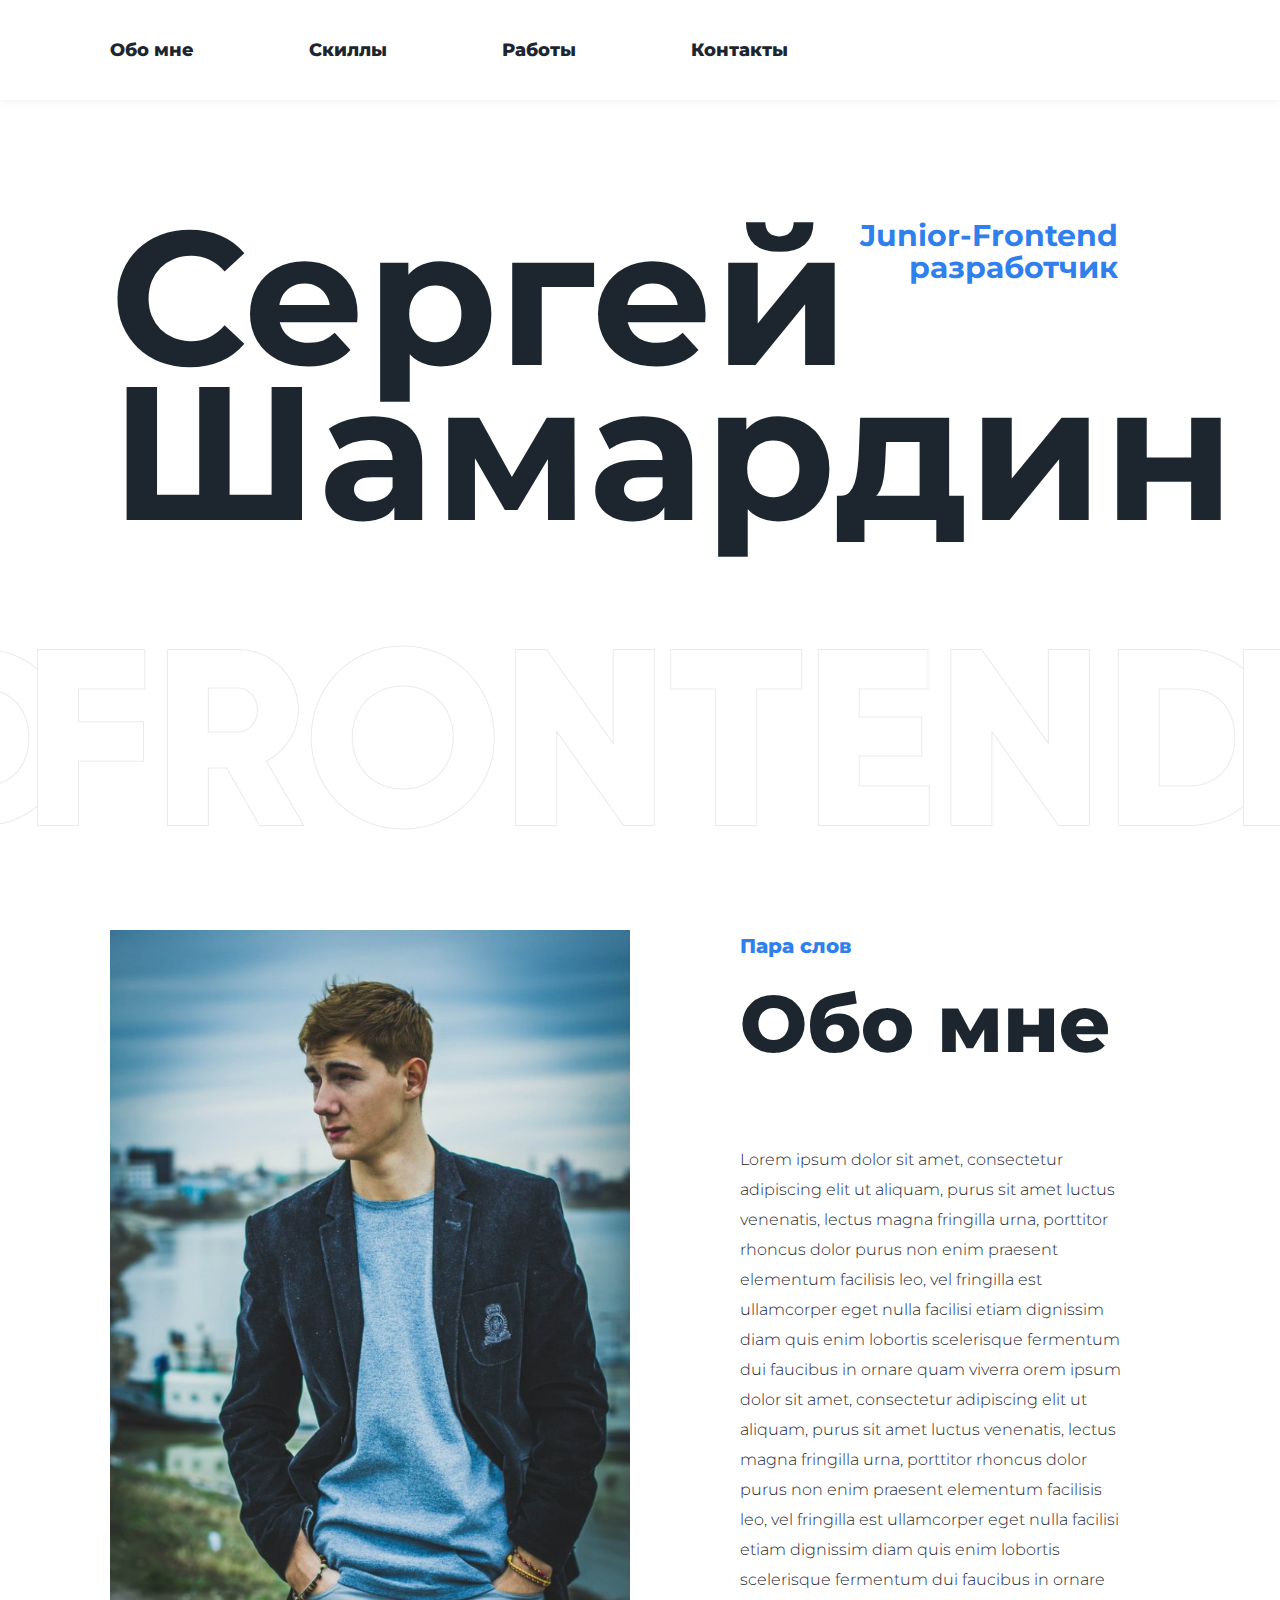
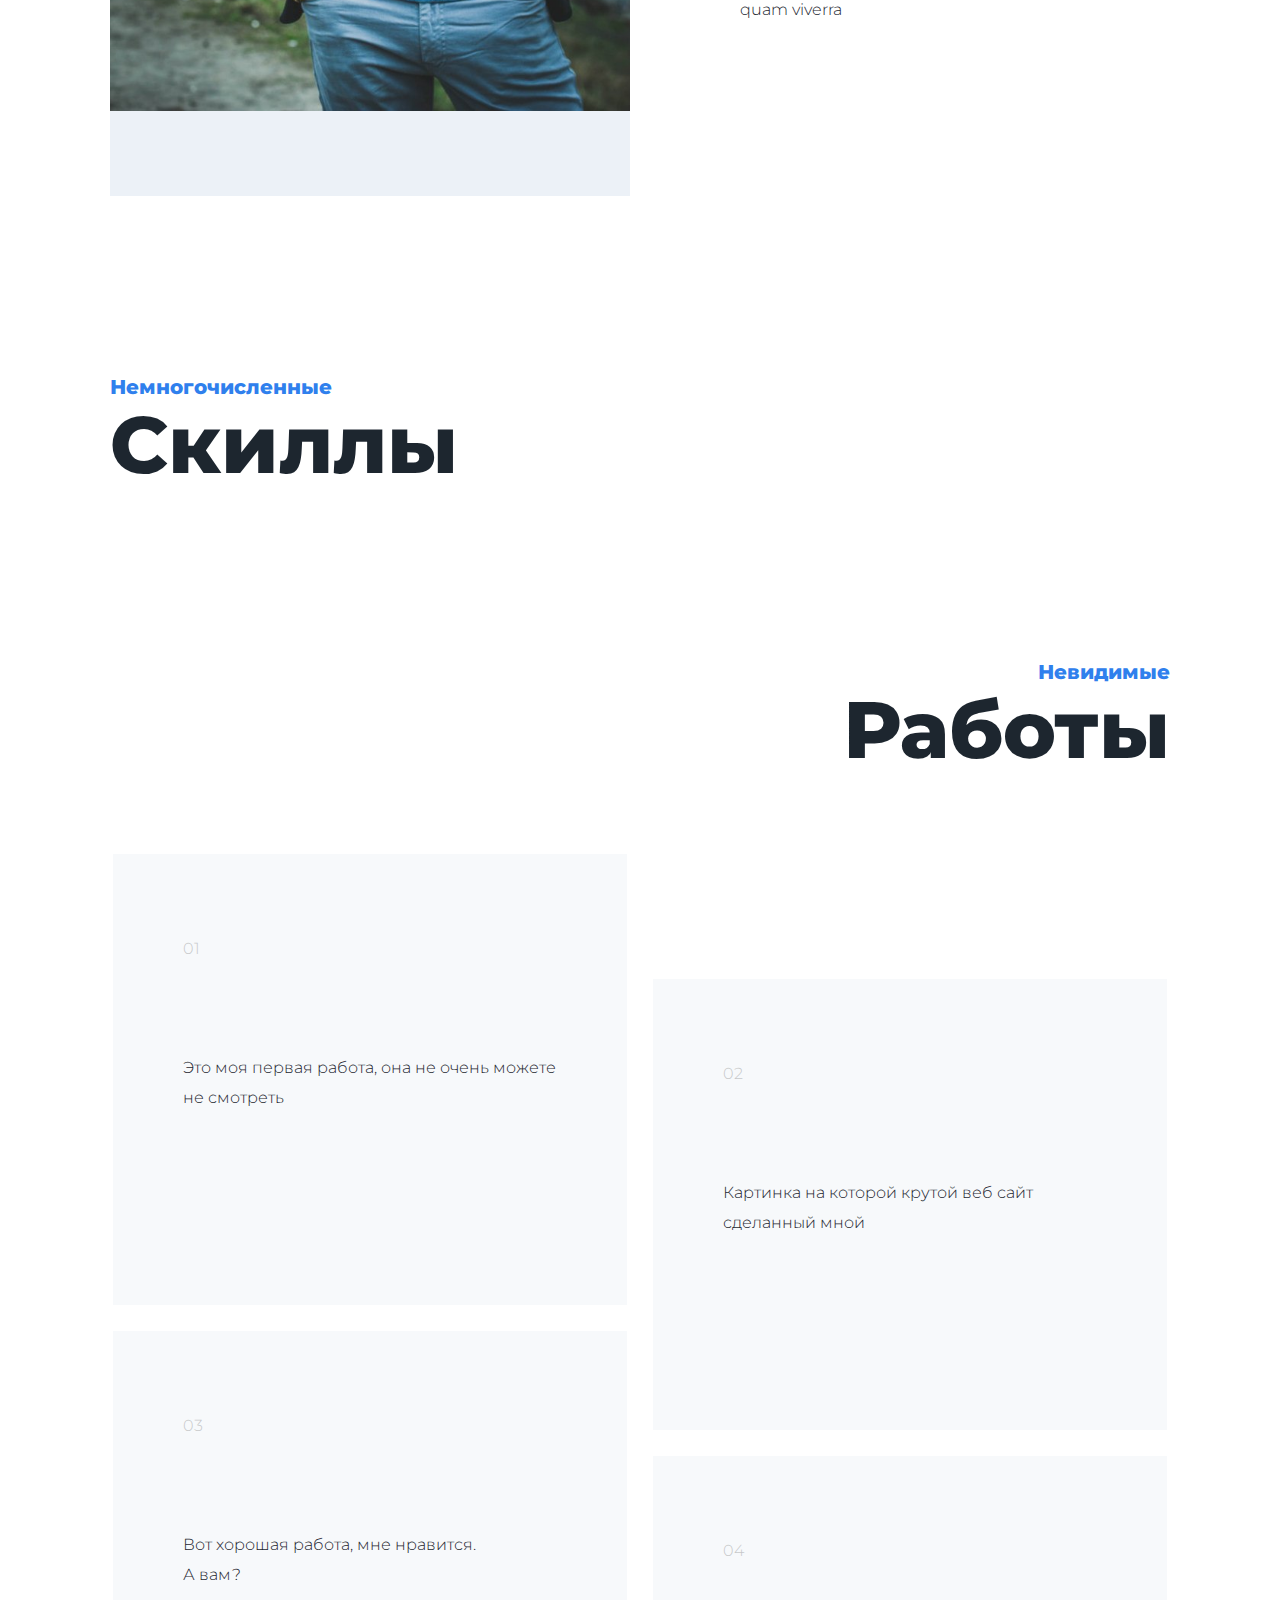
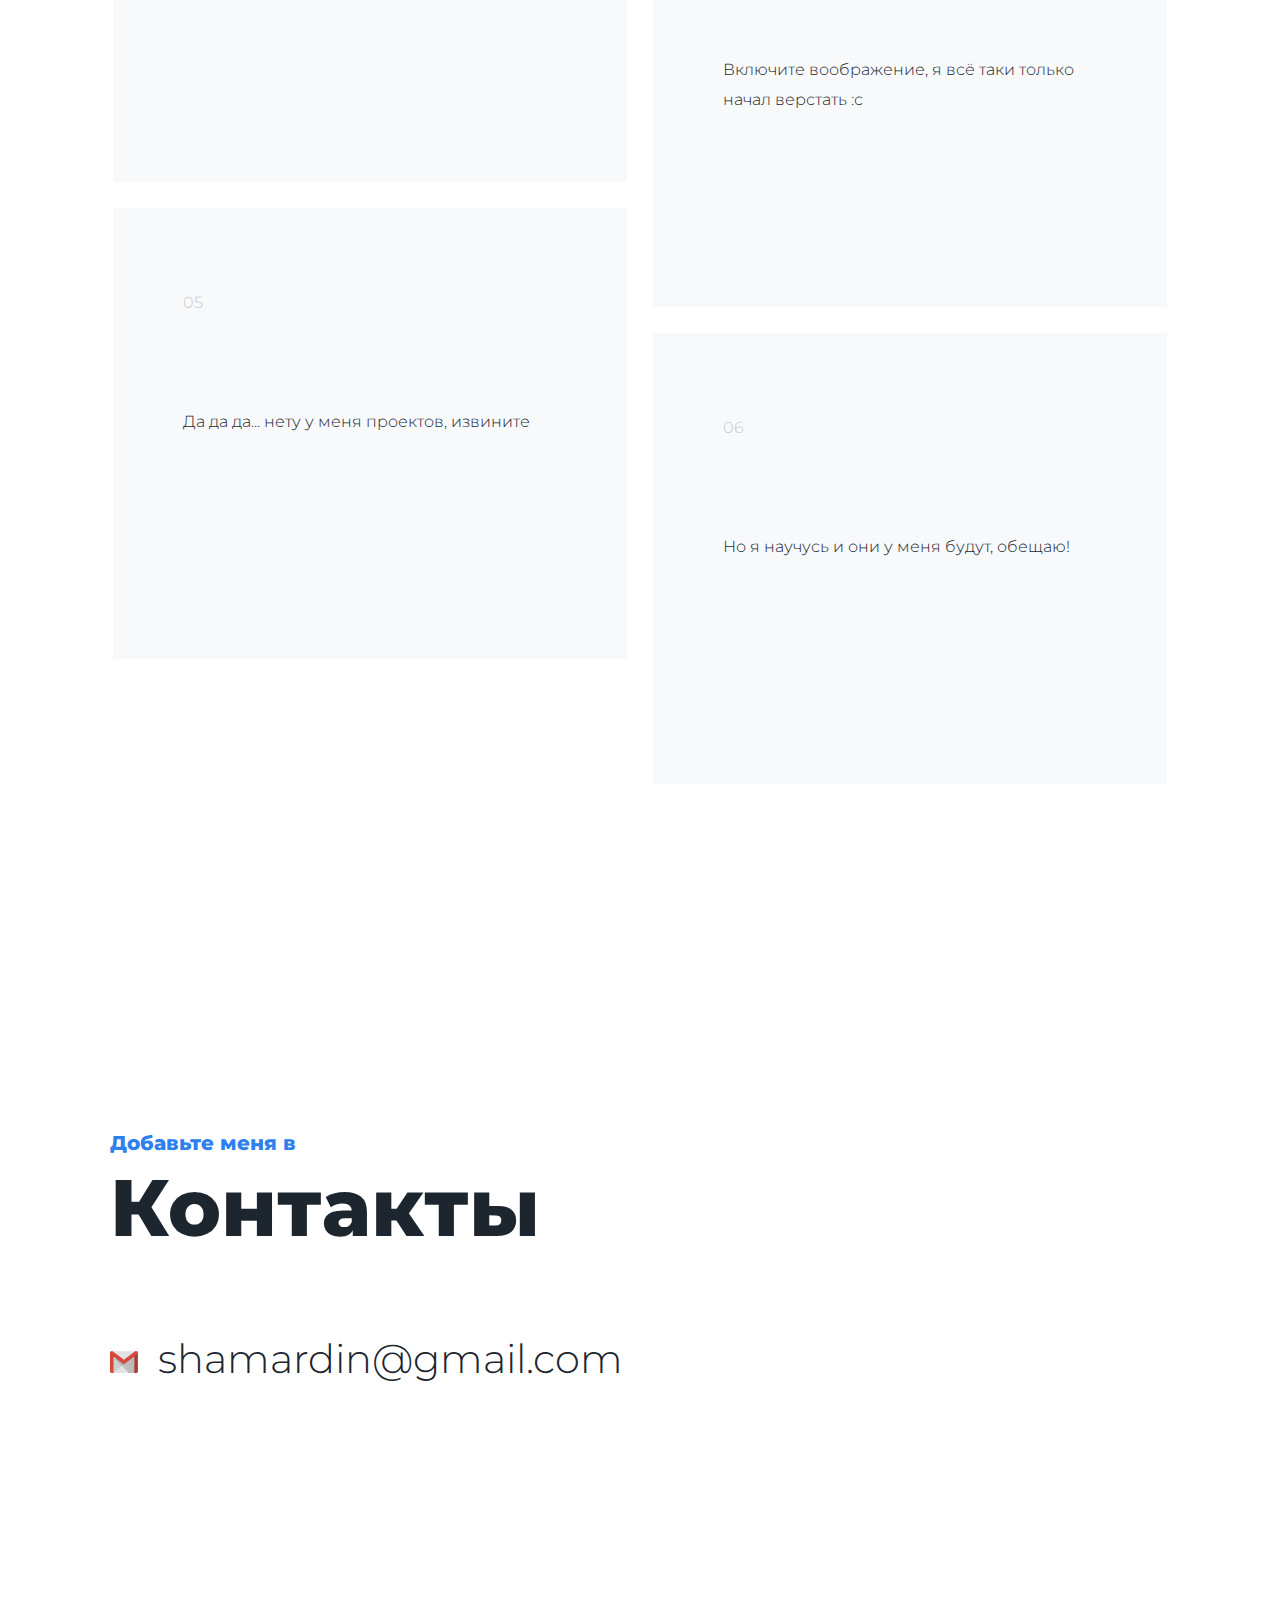
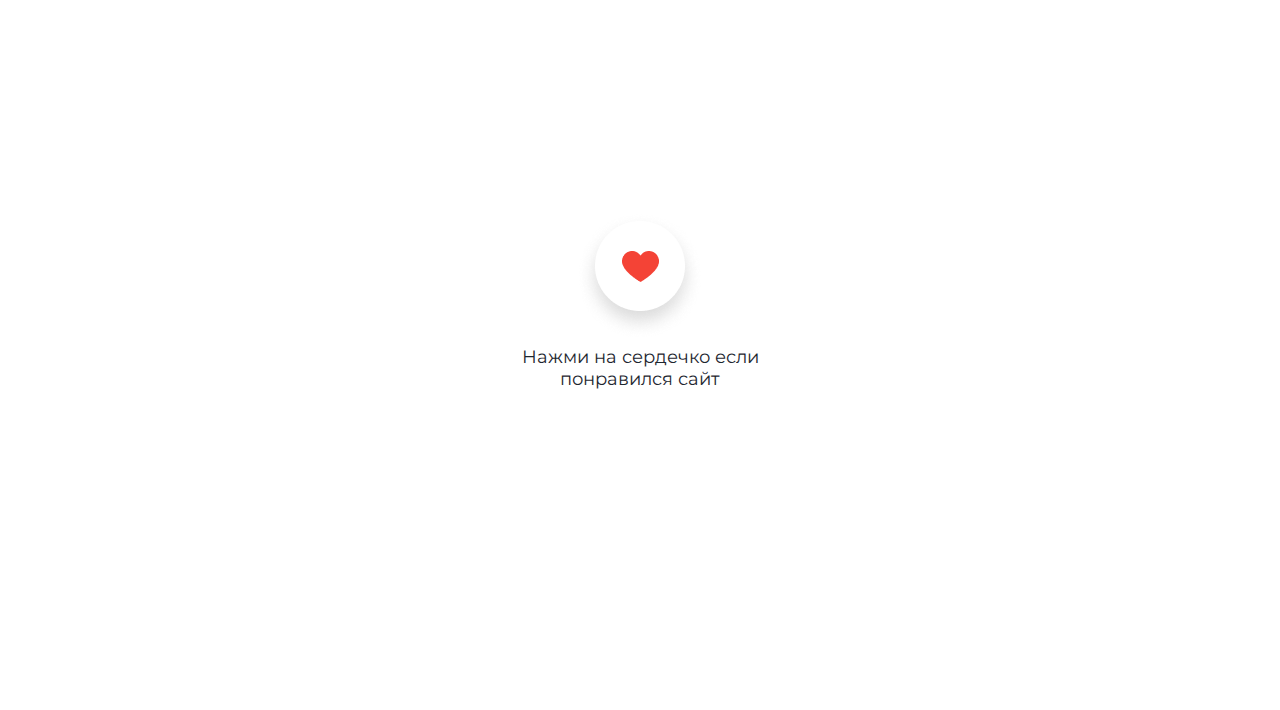
<file: index.html>
<!DOCTYPE html>
<html lang="en">
<head>
  <meta charset="UTF-8">
  <meta http-equiv="X-UA-Compatible" content="IE=edge">
  <meta name="viewport" content="width=device-width, initial-scale=1.0">
  <link rel="preconnect" href="https://fonts.googleapis.com">
  <link rel="preconnect" href="https://fonts.gstatic.com" crossorigin>
  <link href="https://fonts.googleapis.com/css2?family=Montserrat:wght@300;800&display=swap" rel="stylesheet">
  <link rel="stylesheet" href="style.css">
  <title>My Second Resume</title> 
</head>
<body>
  <header class="header">
    <div class="container">
      <div class="header_inner">

        <div class="nav">
          <a class="nav_link" href="#about">Обо мне</a>
          <a class="nav_link" href="#">Скиллы</a>
          <a class="nav_link" href="#">Работы</a>
          <a class="nav_link" href="#">Контакты</a>
        </div>
      </div>
    </div>
  </header>

  <section class="intro">
    <div class="container">
      <div class="intro_inner">
        <div class="intro_name">  
          <h1>Сергей Шамардин</h1>
        </div>

        <div class="intro_job">
          <h2 class="sub_title">Junior-Frontend<br> разработчик</h2>
        </div>
      </div>
    </div>
  </section>

  <section class="frontend"></section>

  <section class="about">
    <div class="container">
    <div class="about_inner">
       <div class="about_left">
          <img src="img/ME.jpg" alt="" class="me_pic">
        </div>

        <div class="about_right">
         <div class="right_content">
           <div>Пара слов</div>
           <h2>Обо мне</h2>
            <p>Lorem ipsum dolor sit amet, consectetur adipiscing elit ut aliquam, purus sit amet luctus venenatis, lectus magna fringilla urna, porttitor rhoncus dolor purus non enim praesent elementum facilisis leo, vel fringilla est ullamcorper eget nulla facilisi etiam dignissim diam quis enim lobortis scelerisque fermentum dui faucibus in ornare quam viverra orem ipsum dolor sit amet, consectetur adipiscing elit ut aliquam, purus sit amet luctus venenatis, lectus magna fringilla urna, porttitor rhoncus dolor purus non enim praesent elementum facilisis leo, vel fringilla est ullamcorper eget nulla facilisi etiam dignissim diam quis enim lobortis scelerisque fermentum dui faucibus in ornare quam viverra</p>
         </div>
        </div>
      </div>
    </div>
  </section>

  <section class="skills">
    <div class="container">
      <div class="skills_title">
        <div class="skills_sub">Немногочисленные</div>
        <h3>Скиллы</h3>
      </div>
    </div>
  </section>


  <section class="works">
    <div class="container">
      <div class="works_title">
        <div class="works_sub">Невидимые</div>
        <h3>Работы</h3>
      </div>
      
      <div class="work_inner">
        <div class="work_one">
            <div>01</div>
            <p>Это моя первая работа, она не очень можете не смотреть</p>
          </div>
          <div class="work_two">
            <div>02</div>
            <p>Картинка на которой крутой веб сайт сделанный мной</p>
          </div>
          <div class="work_three">
            <div>03</div>
            <p>Вот хорошая работа, мне нравится.<br>А вам?</p>
          </div>
          <div class="work_four">
            <div>04</div>
            <p>Включите воображение, я всё таки только начал верстать :с</p>
          </div>
          <div class="work_five">
            <div>05</div>
            <p>Да да да... нету у меня проектов, извините</p>
          </div>
          <div class="work_six">
            <div>06</div>
            <p>Но я научусь и они у меня будут, обещаю!</p>
        </div>
      </div>  
    </div>
  </section>

  <section class="contact">
    <div class="container">
      <div class="contact_title">
        <div class="contact_sub">Добавьте меня в </div>
        <h3>Контакты</h3>
      </div>

    <div class="contact_email">
      <div class="email_ico">
        <img src="img/logos_google-gmail.png" alt="gmail">
      </div>
      <a href="#" class="email_text">shamardin@gmail.com</a>
    </div>
  </section>

  <section class="like">
    <div class="container">
      <div class="like_inner">
        <div class="like_ico">
          <img  src="img/Frame 7.png" alt="like" class="like_png">
        </div>
        <div class="like_text">
          Нажми на сердечко если<br> понравился сайт
        </div>
      </div>
    </div>
  </section>

</body>
</html>
</file>
<file: style.css>
body {
  margin: 0;
  font-family: 'Montserrat', sans-serif;
  font-size: 18px; 
  color: #1D262F;
}

h1, h2, h3, h4, h5, h6 {
  margin: 0;
}

p {
  margin: 0 0 1rem;
}

*,
*:before,
*:after{
  box-sizing: border-box;
}

.container {
  width: 100%;
  max-width: 1060px;
  margin: 0 auto;
}

.header {
  position: relative;
  box-shadow: 0px 0px 10px 0px #00000014;

}

.header_inner {
  display: flex;
  justify-content: space-between;
  align-items: center;
  height: 100px;
}

.nav {
  display: flex;
  flex-wrap: wrap;
  align-items: center;
  height: 100%;
}

.nav_link {
  margin-right: 115px;
  font-size: 18px;
  font-style: normal;
  font-weight: 800;
  line-height: 22px;
  letter-spacing: 0em;
  text-align: left;
  color: #1D262F;
  text-decoration: none;
}
.nav_link:hover {
  border-bottom: 3px solid #2F80ED;
  padding: 0 0 4px;
}

.intro_inner {
  display: flex;
  flex-wrap: wrap;
}

.intro_name {
  max-width: 750px;
  padding-top: 120px;
  font-size: 95px;
  font-style: normal;
  font-weight: 800;
  line-height: 155px;
  letter-spacing: 0em;
  text-align: left;
}

.intro_job {
  padding-top: 120px;
  color: #2F80ED;
  font-size: 20px;
  font-style: normal;
  font-weight: 800;
  line-height: 32px;
  text-align: right;
}
.frontend {
  padding-top: 300px;
  background-image: url(img/FRONTEND.png);
  background-repeat: repeat-x;
  background-position: center bottom;
  height: 185px;
}

.about {
  padding-top: 100px;
}

.me_pic {
  max-width: 520px;
  border-bottom: 85px solid #ecf1f7;
}

.right_content  {
  max-width: 500px;
  padding-left: 110px;
}

.about_inner {
  display: flex;
  flex-wrap: wrap;
}

.right_content div {
  color: #2F80ED;
  font-size: 20px;
  font-style: normal;
  font-weight: 800;
  line-height: 32px;
  letter-spacing: 0em;
  text-align: left;
}

.right_content h2 {
  padding-top: 20px;
  font-size: 80px;
  font-style: normal;
  font-weight: 800;
  line-height: 83px;
  letter-spacing: 0em;
  text-align: left;
}

.right_content p {
  padding-top: 80px;
  font-size: 16px;
  font-style: normal;
  font-weight: 300;
  line-height: 30px;
  letter-spacing: 0em;
  text-align: left;
}

.skills_sub {
  color: #2F80ED;
  padding-top: 170px;
  font-size: 20px;
  font-style: normal;
  font-weight: 800;
  line-height: 32px;
  letter-spacing: 0em;
  text-align: left;
}

.skills_title h3 {
  font-size: 80px;
  font-style: normal;
  font-weight: 800;
  line-height: 83px;
  letter-spacing: 0em;
  text-align: left;
}

.works_title {
  text-align: right;
}

.works_sub {
  color: #2F80ED;
  padding-top: 170px;
  font-size: 20px;
  font-style: normal;
  font-weight: 800;
  line-height: 32px;
  letter-spacing: 0em;

}

.works_title h3 {
  font-size: 80px;
  font-style: normal;
  font-weight: 800;
  line-height: 83px;
  letter-spacing: 0em;
  margin-bottom: 80px;
}

.work_inner {
  display: flex;
  flex-wrap: wrap;
  margin: 0 auto;
}

.work_inner p {
  margin: 0 auto;
  padding: 90px 70px 0px 70px;

  font-style: normal;
  font-weight: 300;
  font-size: 16px;
  line-height: 185.8%;
  color: #1D262F;
}

.work_one {
  margin-right: 10px;
  width: 520px;
  height: 457px;
  left: 0px;
  top: 0px;
  border-radius: 0px;
  background: #f7f9fb;
  border: 3px solid #ffffff;
}

.work_one:hover {
  border: 3px solid #2F80ED;
}

.work_one div {
  padding: 80px 0px 0px 70px;
  font-weight: 300;
  font-size: 16px;
  line-height: 185.8%;
  color: #000000;
  opacity: 0.2;
  
}

.work_two {
  margin-top: 125px;
  margin-left: 10px;
  width: 520px;
  height: 457px;
  left: 0px;
  background: #f7f9fb;
  top: 0px;
  border-radius: 0px;
  border: 3px solid #ffffff;
}

.work_two:hover {
  border: 3px solid #2F80ED;
}

.work_two div {
  padding: 80px 0px 0px 70px;
  font-weight: 300;
  font-size: 16px;
  line-height: 185.8%;
  color: #000000;
  opacity: 0.2;
}

.work_three {
  margin-top: -105px;
  margin-right: 10px;
  width: 520px;
  height: 457px;
  left: 0px;
  top: 0px;
  border-radius: 0px;
  background: #f7f9fb;
  border: 3px solid #ffffff;
}

.work_three:hover {
  border: 3px solid #2F80ED;
}

.work_three div {
  padding: 80px 0px 0px 70px;
  font-weight: 300;
  font-size: 16px;
  line-height: 185.8%;
  color: #000000;
  opacity: 0.2;
}

.work_four {
  margin-top: 20px;
  margin-left: 10px;
  width: 520px;
  height: 457px;
  left: 0px;
  background: #f7f9fb;
  top: 0px;
  border-radius: 0px;
  border: 3px solid #ffffff;
}

.work_four:hover {
  border: 3px solid #2F80ED;
}

.work_four div {
  padding: 80px 0px 0px 70px;
  font-weight: 300;
  font-size: 16px;
  line-height: 185.8%;
  color: #000000;
  opacity: 0.2;
}

.work_five {
  margin-top: -105px;
  margin-right: 10px;
  width: 520px;
  height: 457px;
  left: 0px;
  top: 0px;
  border-radius: 0px;
  background: #f7f9fb;
  border: 3px solid #ffffff;
}

.work_five:hover {
  border: 3px solid #2F80ED;
}

.work_five div {
  padding: 80px 0px 0px 70px;
  font-weight: 300;
  font-size: 16px;
  line-height: 185.8%;
  color: #000000;
  opacity: 0.2;
}

.work_six {
  margin-top: 20px;
  margin-left: 10px;
  width: 520px;
  height: 457px;
  left: 0px;
  background: #f7f9fb;
  top: 0px;
  border-radius: 0px;
  border: 3px solid #ffffff;
}

.work_six:hover {
  border: 3px solid #2F80ED;
}

.work_six div {
  padding: 80px 0px 0px 70px;
  font-weight: 300;
  font-size: 16px;
  line-height: 185.8%;
  color: #000000;
  opacity: 0.2;
}

.contact {
  padding-top: 170px;
}

.contact_sub {
  color: #2F80ED;
  padding-top: 170px;
  font-size: 20px;
  font-style: normal;
  font-weight: 800;
  line-height: 32px;
  letter-spacing: 0em;

}

.contact_title h3 {
  font-size: 80px;
  font-style: normal;
  font-weight: 800;
  letter-spacing: 0em;
  padding-bottom: 80px;
}

.contact_email {
  height: 45px;
  display: flex;
  flex-wrap: wrap;
  margin: 0 auto;
}

.email_ico {
  padding-top: 15px;
  padding-right: 20px;
}

.email_text {
  text-decoration: none;
  font-size: 40px;
  font-style: normal;
  font-weight: 300;
  line-height: 46px;
  text-align: left;
  color: #1D262F;
}
  
.like_inner {
  padding-top: 430px;
  padding-bottom: 320px;
  text-align: center;
}
</file>
